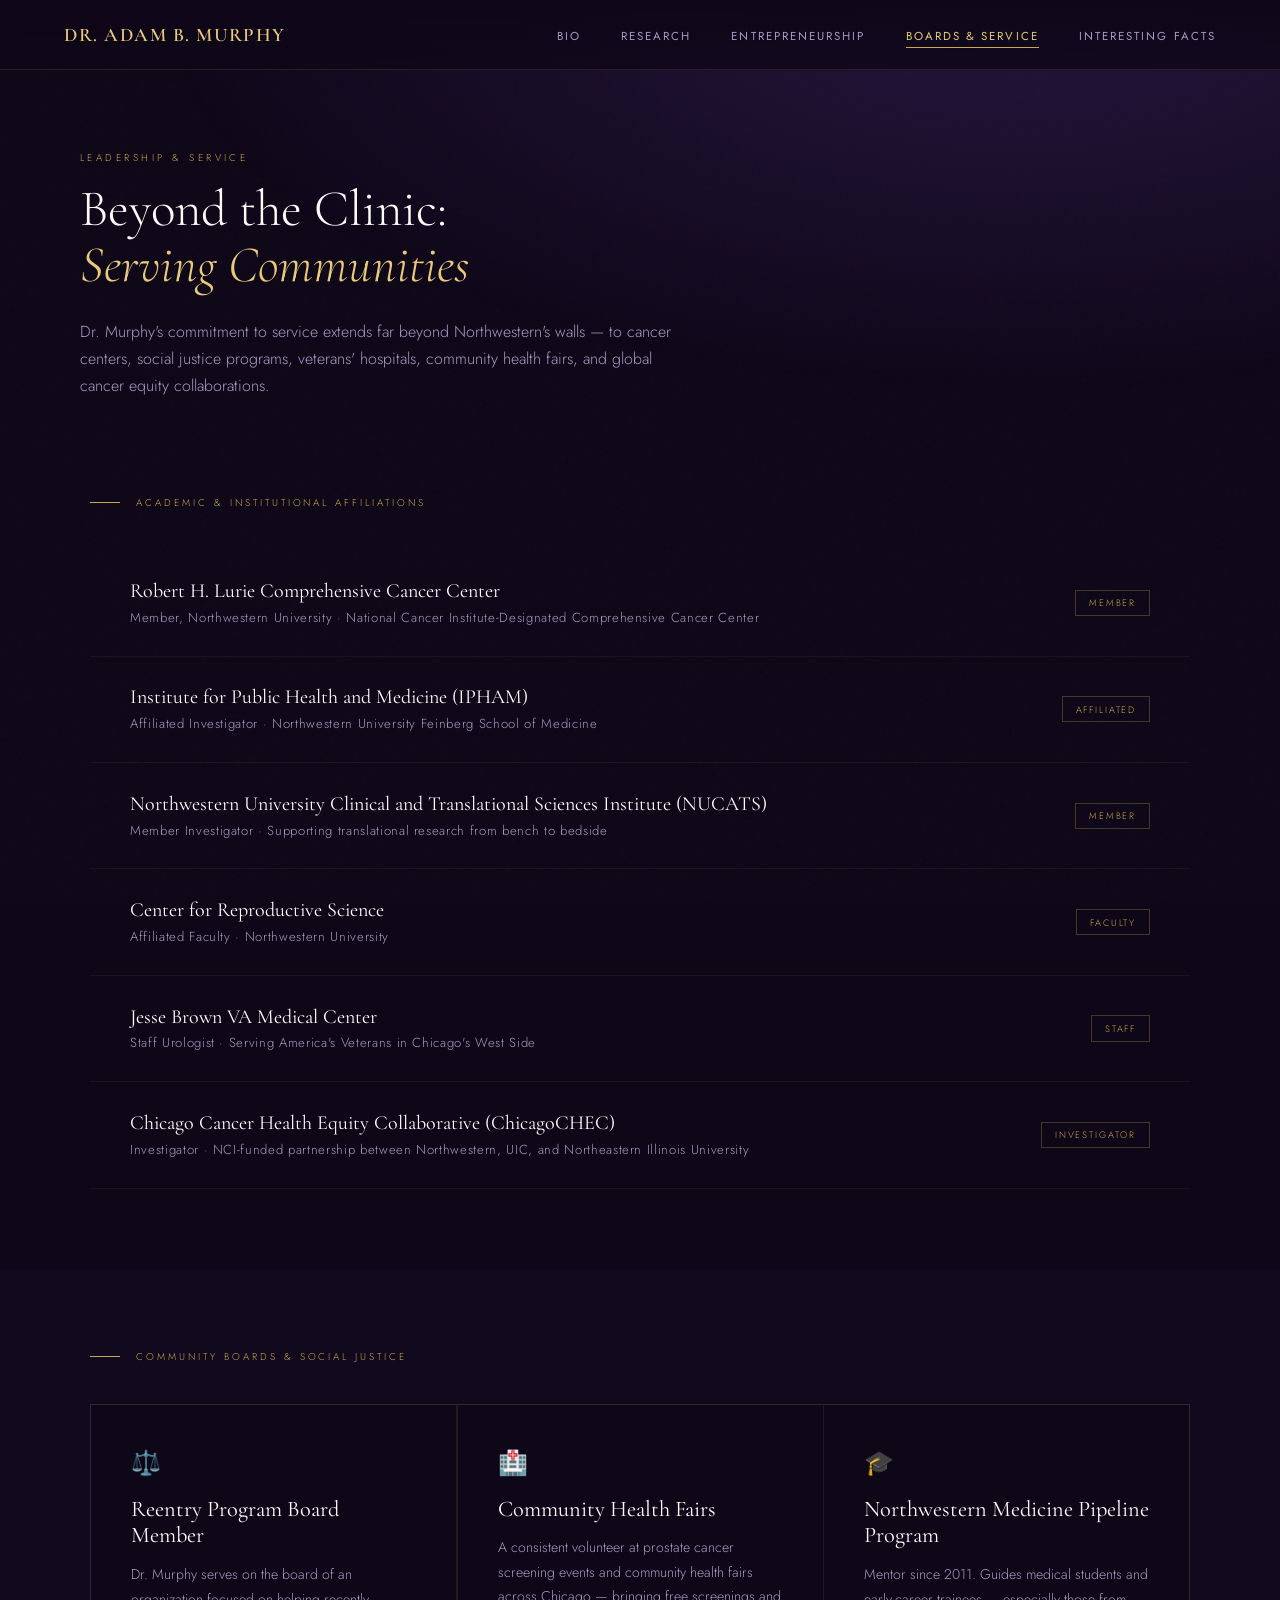
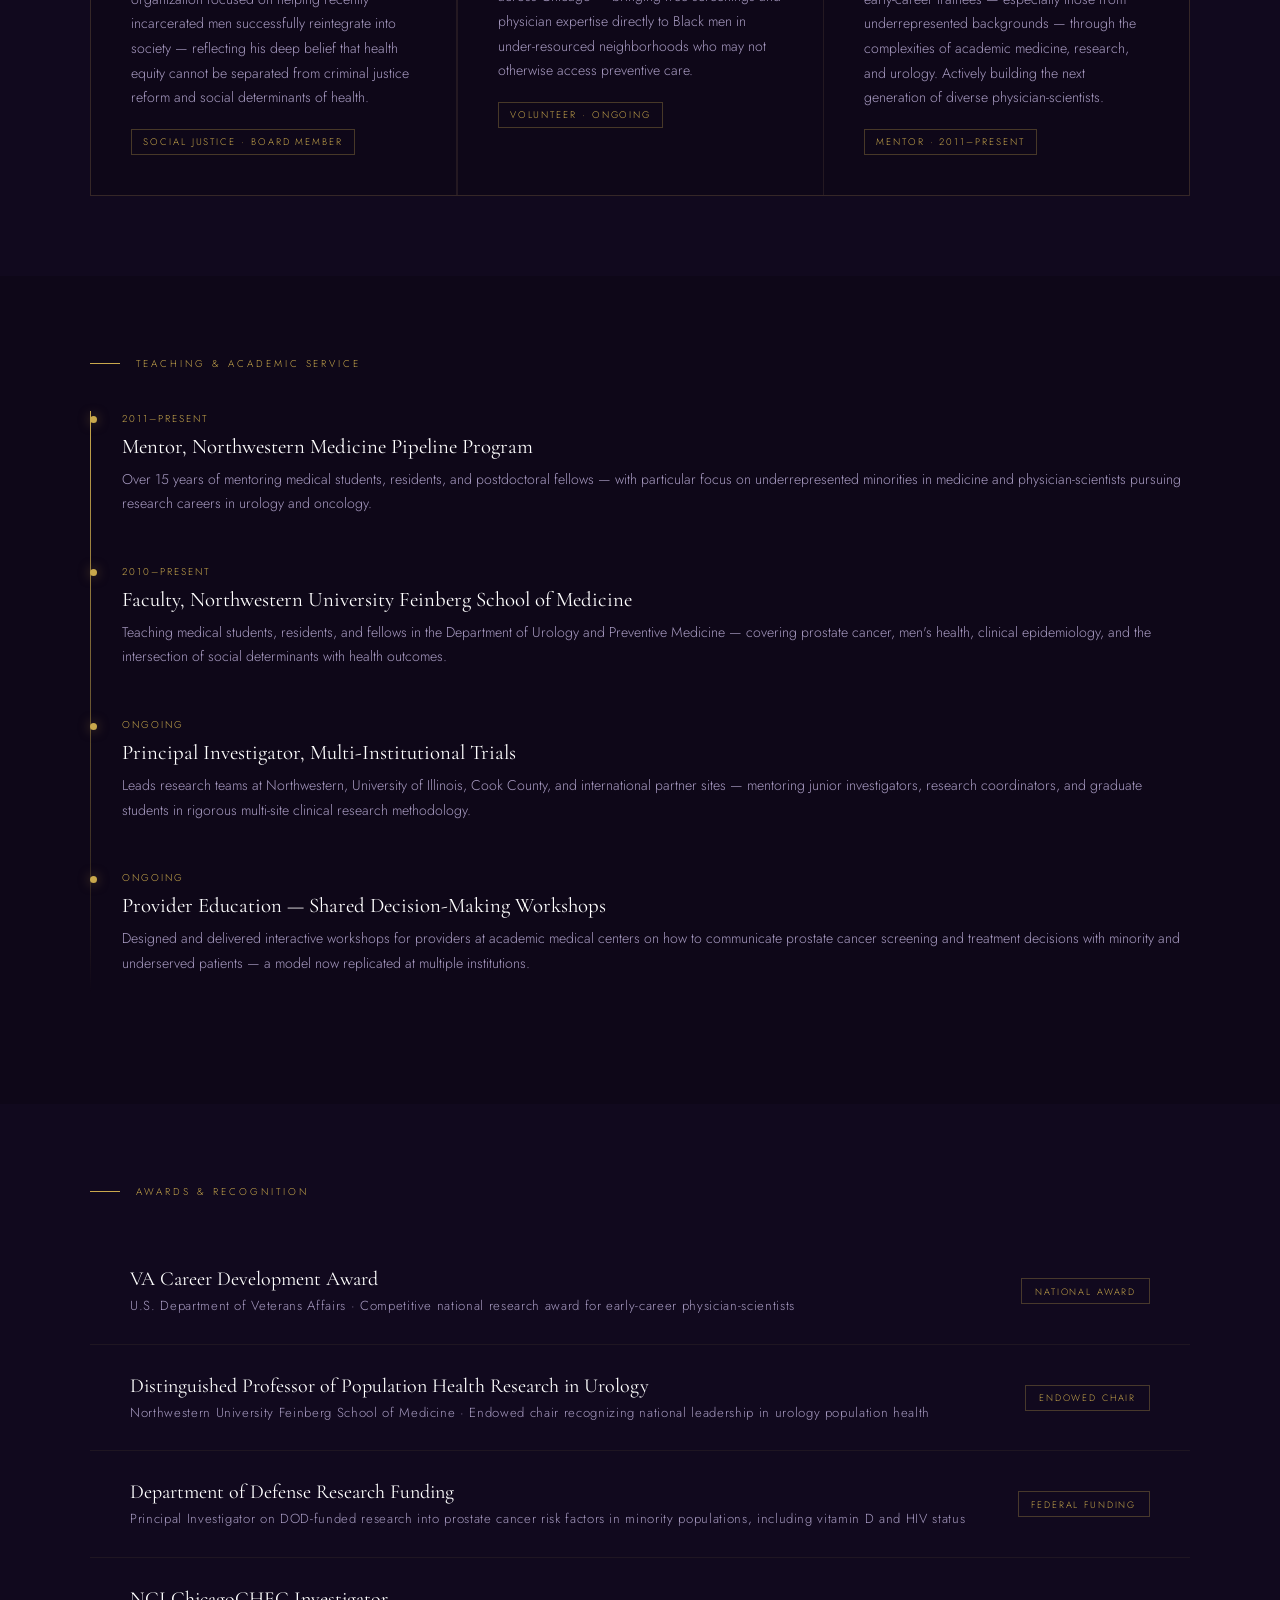
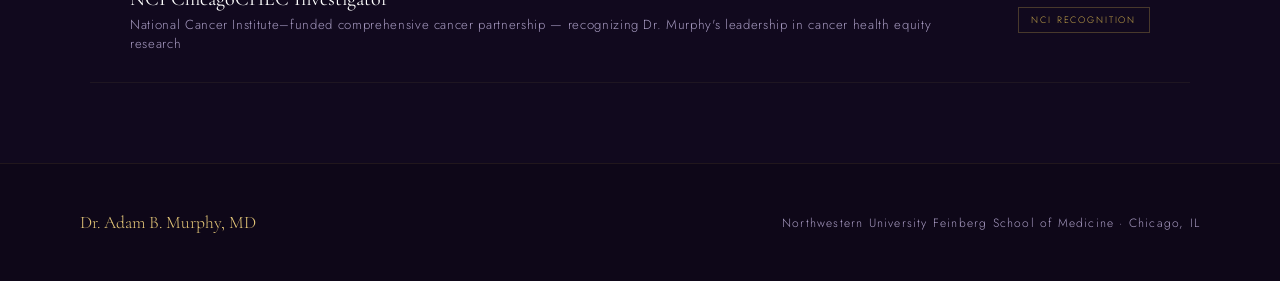
<file: boards.html>
<!DOCTYPE html>
<html lang="en">
<head>
  <meta charset="UTF-8" />
  <meta name="viewport" content="width=device-width, initial-scale=1.0" />
  <title>Boards & Service · Dr. Adam B. Murphy, MD</title>
  <link rel="stylesheet" href="style.css" />
  <meta property="og:url"   content="https://dradammurphy.com/boards.html" />
<meta property="og:title" content="Boards & Service · Dr. Adam B. Murphy, MD" />
<title>Boards & Service · Dr. Adam B. Murphy, MD</title>
</head>
<body>

<!-- NAV -->
<nav>
  <a class="nav-brand" href="index.html">DR. ADAM B. MURPHY</a>
  <ul class="nav-links">
    <li><a href="index.html">Bio</a></li>
    <li><a href="research.html">Research</a></li>
    <li><a href="entrepreneurship.html">Entrepreneurship</a></li>
    <li><a href="boards.html" class="active">Boards & Service</a></li>
    <li><a href="facts.html">Interesting Facts</a></li>
  </ul>
</nav>

<!-- PAGE HERO -->
<div class="page-hero">
  <div class="page-hero-bg"></div>
  <p class="page-eyebrow reveal">Leadership & Service</p>
  <h1 class="page-title reveal" style="transition-delay:0.1s">Beyond the Clinic:<br><em>Serving Communities</em></h1>
  <p class="page-subtitle reveal" style="transition-delay:0.2s">
    Dr. Murphy's commitment to service extends far beyond Northwestern's walls — to cancer centers, social justice programs, veterans' hospitals, community health fairs, and global cancer equity collaborations.
  </p>
</div>

<!-- INSTITUTIONAL BOARDS -->
<section class="section" style="padding-top: 2rem;">
  <div class="section-inner">
    <div class="section-label reveal">Academic & Institutional Affiliations</div>
    <div class="board-list reveal" style="transition-delay:0.1s">
      <div class="board-item">
        <div>
          <div class="board-org">Robert H. Lurie Comprehensive Cancer Center</div>
          <div class="board-role">Member, Northwestern University · National Cancer Institute-Designated Comprehensive Cancer Center</div>
        </div>
        <span class="board-badge">Member</span>
      </div>
      <div class="board-item">
        <div>
          <div class="board-org">Institute for Public Health and Medicine (IPHAM)</div>
          <div class="board-role">Affiliated Investigator · Northwestern University Feinberg School of Medicine</div>
        </div>
        <span class="board-badge">Affiliated</span>
      </div>
      <div class="board-item">
        <div>
          <div class="board-org">Northwestern University Clinical and Translational Sciences Institute (NUCATS)</div>
          <div class="board-role">Member Investigator · Supporting translational research from bench to bedside</div>
        </div>
        <span class="board-badge">Member</span>
      </div>
      <div class="board-item">
        <div>
          <div class="board-org">Center for Reproductive Science</div>
          <div class="board-role">Affiliated Faculty · Northwestern University</div>
        </div>
        <span class="board-badge">Faculty</span>
      </div>
      <div class="board-item">
        <div>
          <div class="board-org">Jesse Brown VA Medical Center</div>
          <div class="board-role">Staff Urologist · Serving America's Veterans in Chicago's West Side</div>
        </div>
        <span class="board-badge">Staff</span>
      </div>
      <div class="board-item">
        <div>
          <div class="board-org">Chicago Cancer Health Equity Collaborative (ChicagoCHEC)</div>
          <div class="board-role">Investigator · NCI-funded partnership between Northwestern, UIC, and Northeastern Illinois University</div>
        </div>
        <span class="board-badge">Investigator</span>
      </div>
    </div>
  </div>
</section>

<!-- COMMUNITY SERVICE -->
<section class="section" style="background: rgba(21,13,36,0.5);">
  <div class="section-inner">
    <div class="section-label reveal">Community Boards & Social Justice</div>
    <div class="cards-grid reveal" style="transition-delay:0.1s">
      <div class="card">
        <div class="card-icon">⚖️</div>
        <div class="card-title">Reentry Program Board Member</div>
        <div class="card-text">Dr. Murphy serves on the board of an organization focused on helping recently incarcerated men successfully reintegrate into society — reflecting his deep belief that health equity cannot be separated from criminal justice reform and social determinants of health.</div>
        <span class="card-tag">Social Justice · Board Member</span>
      </div>
      <div class="card">
        <div class="card-icon">🏥</div>
        <div class="card-title">Community Health Fairs</div>
        <div class="card-text">A consistent volunteer at prostate cancer screening events and community health fairs across Chicago — bringing free screenings and physician expertise directly to Black men in under-resourced neighborhoods who may not otherwise access preventive care.</div>
        <span class="card-tag">Volunteer · Ongoing</span>
      </div>
      <div class="card">
        <div class="card-icon">🎓</div>
        <div class="card-title">Northwestern Medicine Pipeline Program</div>
        <div class="card-text">Mentor since 2011. Guides medical students and early-career trainees — especially those from underrepresented backgrounds — through the complexities of academic medicine, research, and urology. Actively building the next generation of diverse physician-scientists.</div>
        <span class="card-tag">Mentor · 2011–Present</span>
      </div>
    </div>
  </div>
</section>

<!-- EDUCATION & TEACHING -->
<section class="section">
  <div class="section-inner">
    <div class="section-label reveal">Teaching & Academic Service</div>
    <div class="timeline reveal" style="transition-delay:0.1s">
      <div class="timeline-item">
        <div class="timeline-year">2011–Present</div>
        <div class="timeline-title">Mentor, Northwestern Medicine Pipeline Program</div>
        <div class="timeline-text">Over 15 years of mentoring medical students, residents, and postdoctoral fellows — with particular focus on underrepresented minorities in medicine and physician-scientists pursuing research careers in urology and oncology.</div>
      </div>
      <div class="timeline-item">
        <div class="timeline-year">2010–Present</div>
        <div class="timeline-title">Faculty, Northwestern University Feinberg School of Medicine</div>
        <div class="timeline-text">Teaching medical students, residents, and fellows in the Department of Urology and Preventive Medicine — covering prostate cancer, men's health, clinical epidemiology, and the intersection of social determinants with health outcomes.</div>
      </div>
      <div class="timeline-item">
        <div class="timeline-year">Ongoing</div>
        <div class="timeline-title">Principal Investigator, Multi-Institutional Trials</div>
        <div class="timeline-text">Leads research teams at Northwestern, University of Illinois, Cook County, and international partner sites — mentoring junior investigators, research coordinators, and graduate students in rigorous multi-site clinical research methodology.</div>
      </div>
      <div class="timeline-item">
        <div class="timeline-year">Ongoing</div>
        <div class="timeline-title">Provider Education — Shared Decision-Making Workshops</div>
        <div class="timeline-text">Designed and delivered interactive workshops for providers at academic medical centers on how to communicate prostate cancer screening and treatment decisions with minority and underserved patients — a model now replicated at multiple institutions.</div>
      </div>
    </div>
  </div>
</section>

<!-- AWARDS / RECOGNITION -->
<section class="section" style="background: rgba(21,13,36,0.5);">
  <div class="section-inner">
    <div class="section-label reveal">Awards & Recognition</div>
    <div class="board-list reveal" style="transition-delay:0.1s">
      <div class="board-item">
        <div>
          <div class="board-org">VA Career Development Award</div>
          <div class="board-role">U.S. Department of Veterans Affairs · Competitive national research award for early-career physician-scientists</div>
        </div>
        <span class="board-badge">National Award</span>
      </div>
      <div class="board-item">
        <div>
          <div class="board-org">Distinguished Professor of Population Health Research in Urology</div>
          <div class="board-role">Northwestern University Feinberg School of Medicine · Endowed chair recognizing national leadership in urology population health</div>
        </div>
        <span class="board-badge">Endowed Chair</span>
      </div>
      <div class="board-item">
        <div>
          <div class="board-org">Department of Defense Research Funding</div>
          <div class="board-role">Principal Investigator on DOD-funded research into prostate cancer risk factors in minority populations, including vitamin D and HIV status</div>
        </div>
        <span class="board-badge">Federal Funding</span>
      </div>
      <div class="board-item">
        <div>
          <div class="board-org">NCI ChicagoCHEC Investigator</div>
          <div class="board-role">National Cancer Institute–funded comprehensive cancer partnership — recognizing Dr. Murphy's leadership in cancer health equity research</div>
        </div>
        <span class="board-badge">NCI Recognition</span>
      </div>
    </div>
  </div>
</section>

<footer>
  <div class="footer-name">Dr. Adam B. Murphy, MD</div>
  <div class="footer-text">Northwestern University Feinberg School of Medicine · Chicago, IL</div>
</footer>

<script>
  const revealEls = document.querySelectorAll('.reveal');
  const observer = new IntersectionObserver(entries => {
    entries.forEach(e => { if (e.isIntersecting) e.target.classList.add('visible'); });
  }, { threshold: 0.08 });
  revealEls.forEach(el => observer.observe(el));
</script>
</body>
</html>
</file>
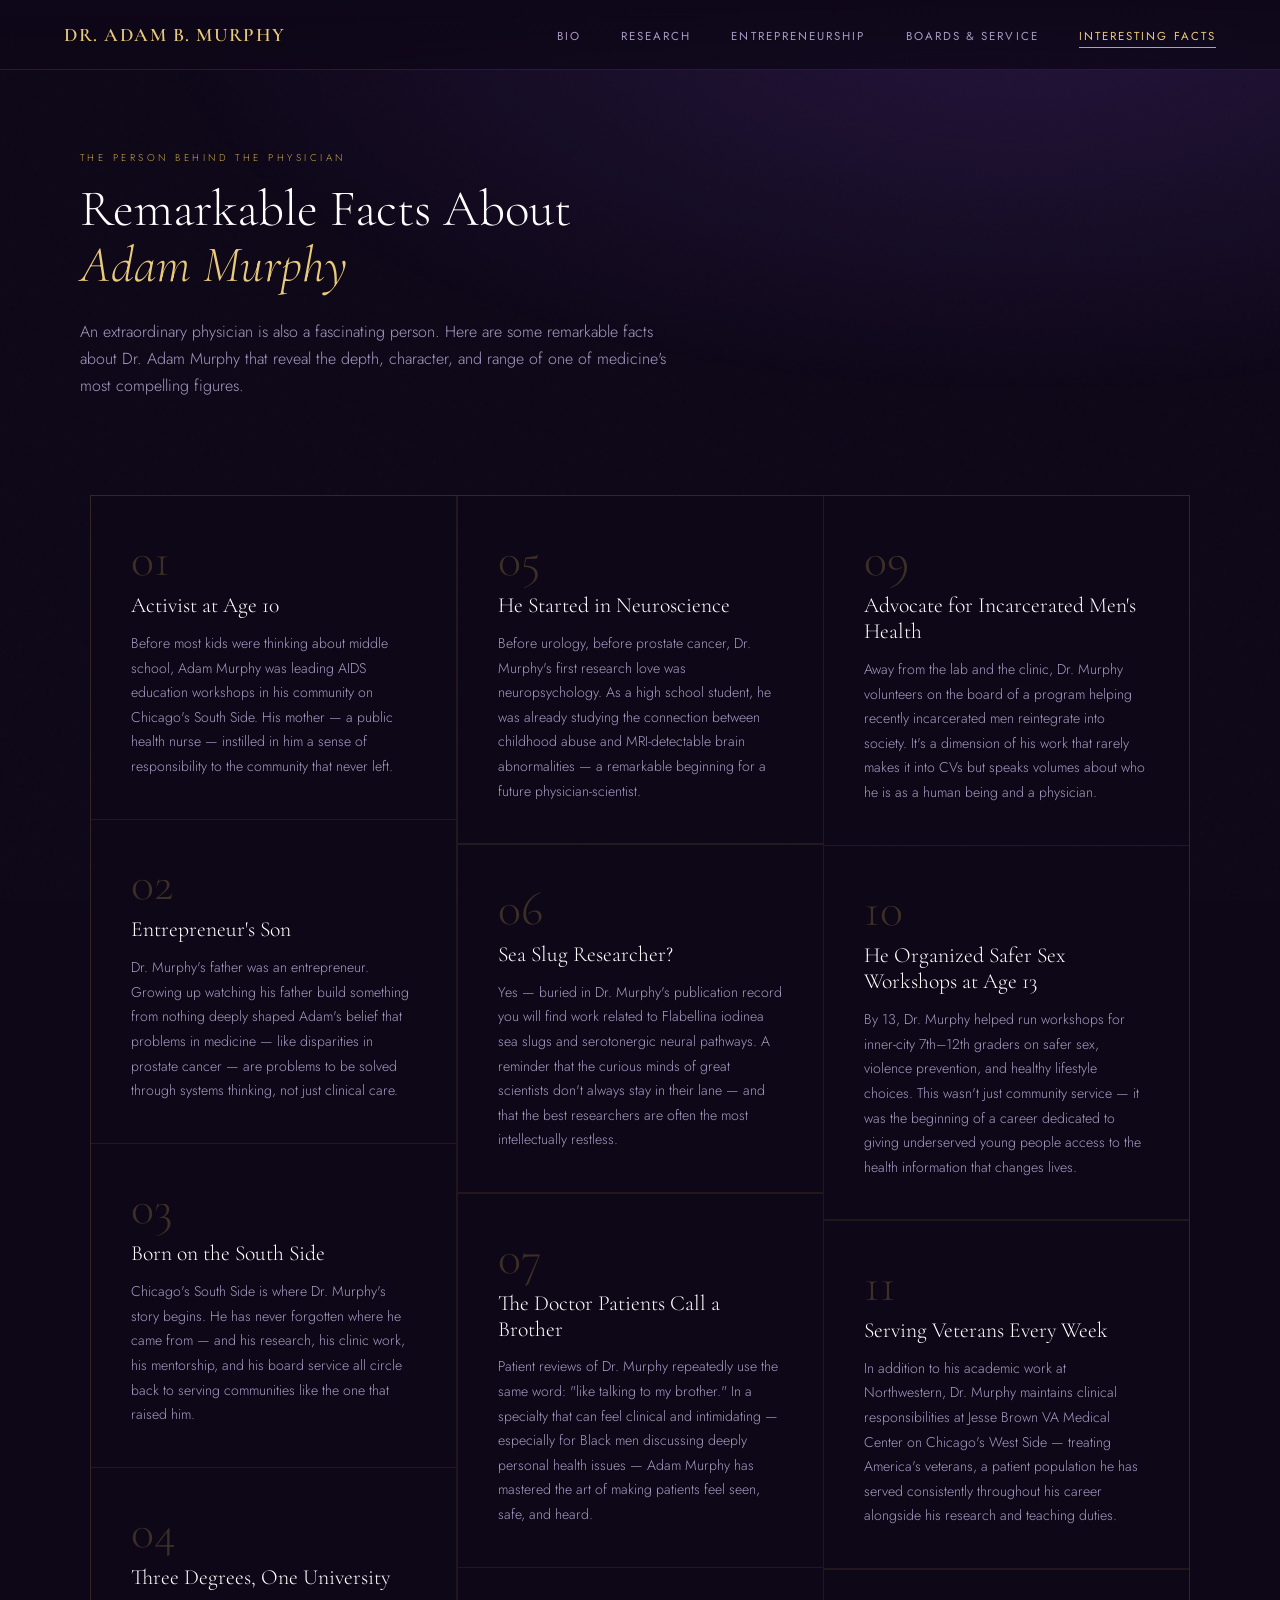
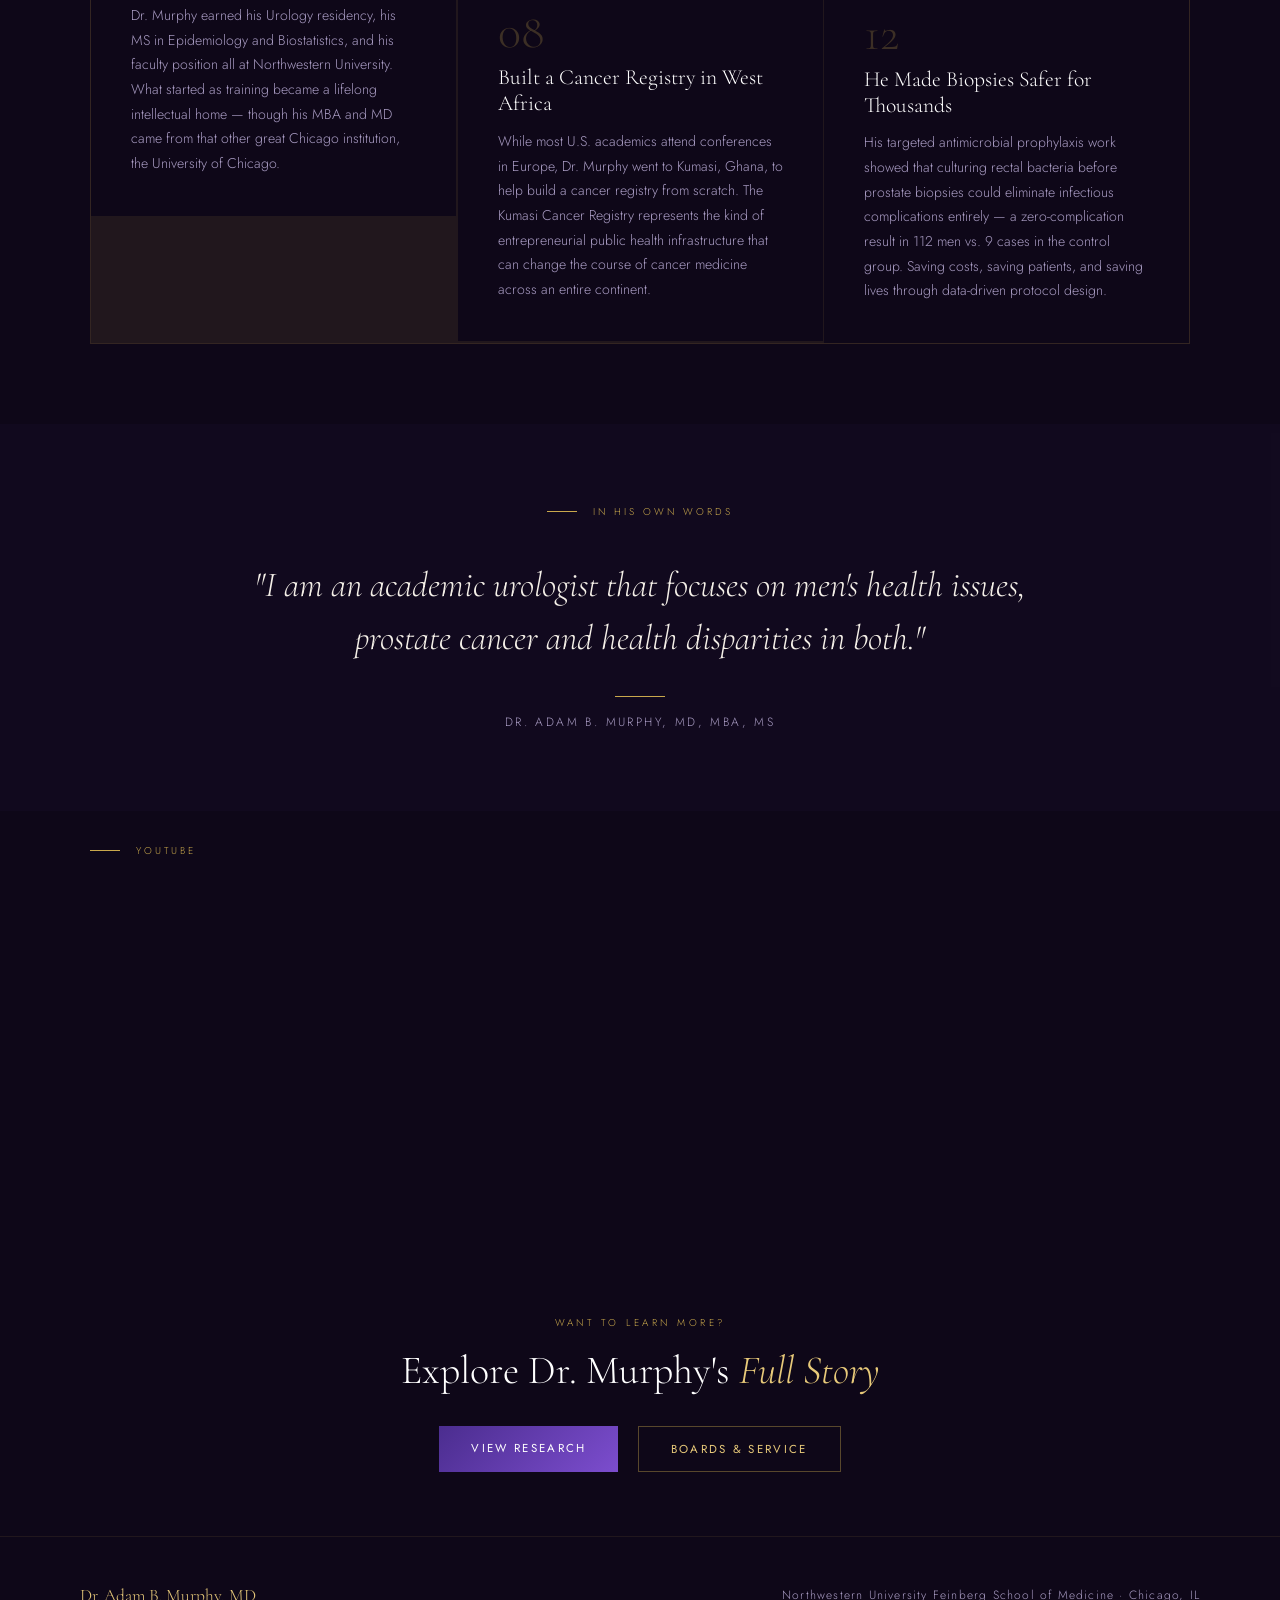
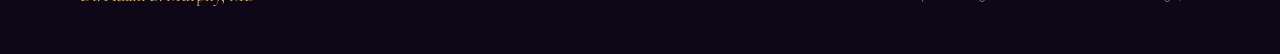
<file: facts.html>
<!DOCTYPE html>
<html lang="en">
<head>
  <meta charset="UTF-8" />
  <meta name="viewport" content="width=device-width, initial-scale=1.0" />
  <title>Interesting Facts · Dr. Adam B. Murphy, MD</title>
  <link rel="stylesheet" href="style.css" />
  <meta property="og:url"   content="https://dradammurphy.com/facts.html" />
<meta property="og:title" content="Interesting Facts · Dr. Adam B. Murphy, MD" />
<title>Interesting Facts · Dr. Adam B. Murphy, MD</title>
</head>
<body>

<!-- NAV -->
<nav>
  <a class="nav-brand" href="index.html">DR. ADAM B. MURPHY</a>
  <ul class="nav-links">
    <li><a href="index.html">Bio</a></li>
    <li><a href="research.html">Research</a></li>
    <li><a href="entrepreneurship.html">Entrepreneurship</a></li>
    <li><a href="boards.html">Boards & Service</a></li>
    <li><a href="facts.html" class="active">Interesting Facts</a></li>
  </ul>
</nav>

<!-- PAGE HERO -->
<div class="page-hero">
  <div class="page-hero-bg"></div>
  <p class="page-eyebrow reveal">The Person Behind the Physician</p>
  <h1 class="page-title reveal" style="transition-delay:0.1s">Remarkable Facts About<br><em>Adam Murphy</em></h1>
  <p class="page-subtitle reveal" style="transition-delay:0.2s">
    An extraordinary physician is also a fascinating person. Here are some remarkable facts about Dr. Adam Murphy that reveal the depth, character, and range of one of medicine's most compelling figures.
  </p>
</div>

<!-- MASONRY FACTS -->
<section class="section" style="padding-top: 2rem;">
  <div class="section-inner">
    <div class="facts-masonry reveal">

      <div class="fact-card">
        <div class="fact-number">01</div>
        <div class="fact-title">Activist at Age 10</div>
        <div class="fact-text">Before most kids were thinking about middle school, Adam Murphy was leading AIDS education workshops in his community on Chicago's South Side. His mother — a public health nurse — instilled in him a sense of responsibility to the community that never left.</div>
      </div>

      <div class="fact-card">
        <div class="fact-number">02</div>
        <div class="fact-title">Entrepreneur's Son</div>
        <div class="fact-text">Dr. Murphy's father was an entrepreneur. Growing up watching his father build something from nothing deeply shaped Adam's belief that problems in medicine — like disparities in prostate cancer — are problems to be solved through systems thinking, not just clinical care.</div>
      </div>

      <div class="fact-card">
        <div class="fact-number">03</div>
        <div class="fact-title">Born on the South Side</div>
        <div class="fact-text">Chicago's South Side is where Dr. Murphy's story begins. He has never forgotten where he came from — and his research, his clinic work, his mentorship, and his board service all circle back to serving communities like the one that raised him.</div>
      </div>

      <div class="fact-card">
        <div class="fact-number">04</div>
        <div class="fact-title">Three Degrees, One University</div>
        <div class="fact-text">Dr. Murphy earned his Urology residency, his MS in Epidemiology and Biostatistics, and his faculty position all at Northwestern University. What started as training became a lifelong intellectual home — though his MBA and MD came from that other great Chicago institution, the University of Chicago.</div>
      </div>

      <div class="fact-card">
        <div class="fact-number">05</div>
        <div class="fact-title">He Started in Neuroscience</div>
        <div class="fact-text">Before urology, before prostate cancer, Dr. Murphy's first research love was neuropsychology. As a high school student, he was already studying the connection between childhood abuse and MRI-detectable brain abnormalities — a remarkable beginning for a future physician-scientist.</div>
      </div>

      <div class="fact-card">
        <div class="fact-number">06</div>
        <div class="fact-title">Sea Slug Researcher?</div>
        <div class="fact-text">Yes — buried in Dr. Murphy's publication record you will find work related to Flabellina iodinea sea slugs and serotonergic neural pathways. A reminder that the curious minds of great scientists don't always stay in their lane — and that the best researchers are often the most intellectually restless.</div>
      </div>

      <div class="fact-card">
        <div class="fact-number">07</div>
        <div class="fact-title">The Doctor Patients Call a Brother</div>
        <div class="fact-text">Patient reviews of Dr. Murphy repeatedly use the same word: "like talking to my brother." In a specialty that can feel clinical and intimidating — especially for Black men discussing deeply personal health issues — Adam Murphy has mastered the art of making patients feel seen, safe, and heard.</div>
      </div>

      <div class="fact-card">
        <div class="fact-number">08</div>
        <div class="fact-title">Built a Cancer Registry in West Africa</div>
        <div class="fact-text">While most U.S. academics attend conferences in Europe, Dr. Murphy went to Kumasi, Ghana, to help build a cancer registry from scratch. The Kumasi Cancer Registry represents the kind of entrepreneurial public health infrastructure that can change the course of cancer medicine across an entire continent.</div>
      </div>

      <div class="fact-card">
        <div class="fact-number">09</div>
        <div class="fact-title">Advocate for Incarcerated Men's Health</div>
        <div class="fact-text">Away from the lab and the clinic, Dr. Murphy volunteers on the board of a program helping recently incarcerated men reintegrate into society. It's a dimension of his work that rarely makes it into CVs but speaks volumes about who he is as a human being and a physician.</div>
      </div>

      <div class="fact-card">
        <div class="fact-number">10</div>
        <div class="fact-title">He Organized Safer Sex Workshops at Age 13</div>
        <div class="fact-text">By 13, Dr. Murphy helped run workshops for inner-city 7th–12th graders on safer sex, violence prevention, and healthy lifestyle choices. This wasn't just community service — it was the beginning of a career dedicated to giving underserved young people access to the health information that changes lives.</div>
      </div>

      <div class="fact-card">
        <div class="fact-number">11</div>
        <div class="fact-title">Serving Veterans Every Week</div>
        <div class="fact-text">In addition to his academic work at Northwestern, Dr. Murphy maintains clinical responsibilities at Jesse Brown VA Medical Center on Chicago's West Side — treating America's veterans, a patient population he has served consistently throughout his career alongside his research and teaching duties.</div>
      </div>

      <div class="fact-card">
        <div class="fact-number">12</div>
        <div class="fact-title">He Made Biopsies Safer for Thousands</div>
        <div class="fact-text">His targeted antimicrobial prophylaxis work showed that culturing rectal bacteria before prostate biopsies could eliminate infectious complications entirely — a zero-complication result in 112 men vs. 9 cases in the control group. Saving costs, saving patients, and saving lives through data-driven protocol design.</div>
      </div>

    </div>
  </div>
</section>

<!-- QUOTE SECTION -->
<section class="section" style="background: rgba(21,13,36,0.6);">
  <div class="section-inner" style="max-width: 800px; text-align: center;">
    <div class="section-label reveal" style="justify-content: center;">In His Own Words</div>
    <p class="reveal" style="font-family: 'Cormorant Garamond', serif; font-size: clamp(1.5rem, 3vw, 2.2rem); font-weight: 300; font-style: italic; color: var(--cream); line-height: 1.5; margin-bottom: 2rem; transition-delay: 0.1s">
      "I am an academic urologist that focuses on men's health issues, prostate cancer and health disparities in both."
    </p>
    <div class="reveal" style="transition-delay: 0.2s">
      <div style="width: 50px; height: 1px; background: var(--gold); margin: 0 auto 1rem;"></div>
      <p style="font-size: 0.75rem; letter-spacing: 0.2em; text-transform: uppercase; color: var(--text-muted);">Dr. Adam B. Murphy, MD, MBA, MS</p>
    </div>
  </div>
</section>

<!-- Youtube STRIP -->
<section class="section" style="padding-top: 2rem; padding-bottom: 2rem;">
  <div class="section-inner">
    <div class="section-label reveal">Youtube</div>
<iframe width="560" height="315" src="https://www.youtube.com/embed/mirns7QUnF0?si=_VsAPSeGjBsy8vlg" title="YouTube video player" frameborder="0" allow="accelerometer; autoplay; clipboard-write; encrypted-media; gyroscope; picture-in-picture; web-share" referrerpolicy="strict-origin-when-cross-origin" allowfullscreen></iframe>
    </div>
  </div>
</section>

<!-- FOOTER CTA -->
<section class="section" style="text-align: center; padding: 4rem 2rem;">
  <div class="reveal">
    <p class="page-eyebrow" style="text-align:center; justify-content: center; margin-bottom: 1rem;">Want to learn more?</p>
    <h2 style="font-family: 'Cormorant Garamond', serif; font-size: 2.5rem; font-weight: 300; color: var(--white); margin-bottom: 2rem;">Explore Dr. Murphy's <em style="color:var(--gold-light)">Full Story</em></h2>
    <div class="hero-cta" style="justify-content: center;">
      <a href="research.html" class="btn-primary">View Research</a>
      <a href="boards.html" class="btn-outline">Boards & Service</a>
    </div>
  </div>
</section>

<footer>
  <div class="footer-name">Dr. Adam B. Murphy, MD</div>
  <div class="footer-text">Northwestern University Feinberg School of Medicine · Chicago, IL</div>
</footer>

<script>
  const revealEls = document.querySelectorAll('.reveal');
  const observer = new IntersectionObserver(entries => {
    entries.forEach(e => { if (e.isIntersecting) e.target.classList.add('visible'); });
  }, { threshold: 0.08 });
  revealEls.forEach(el => observer.observe(el));
</script>
</body>
</html>
</file>
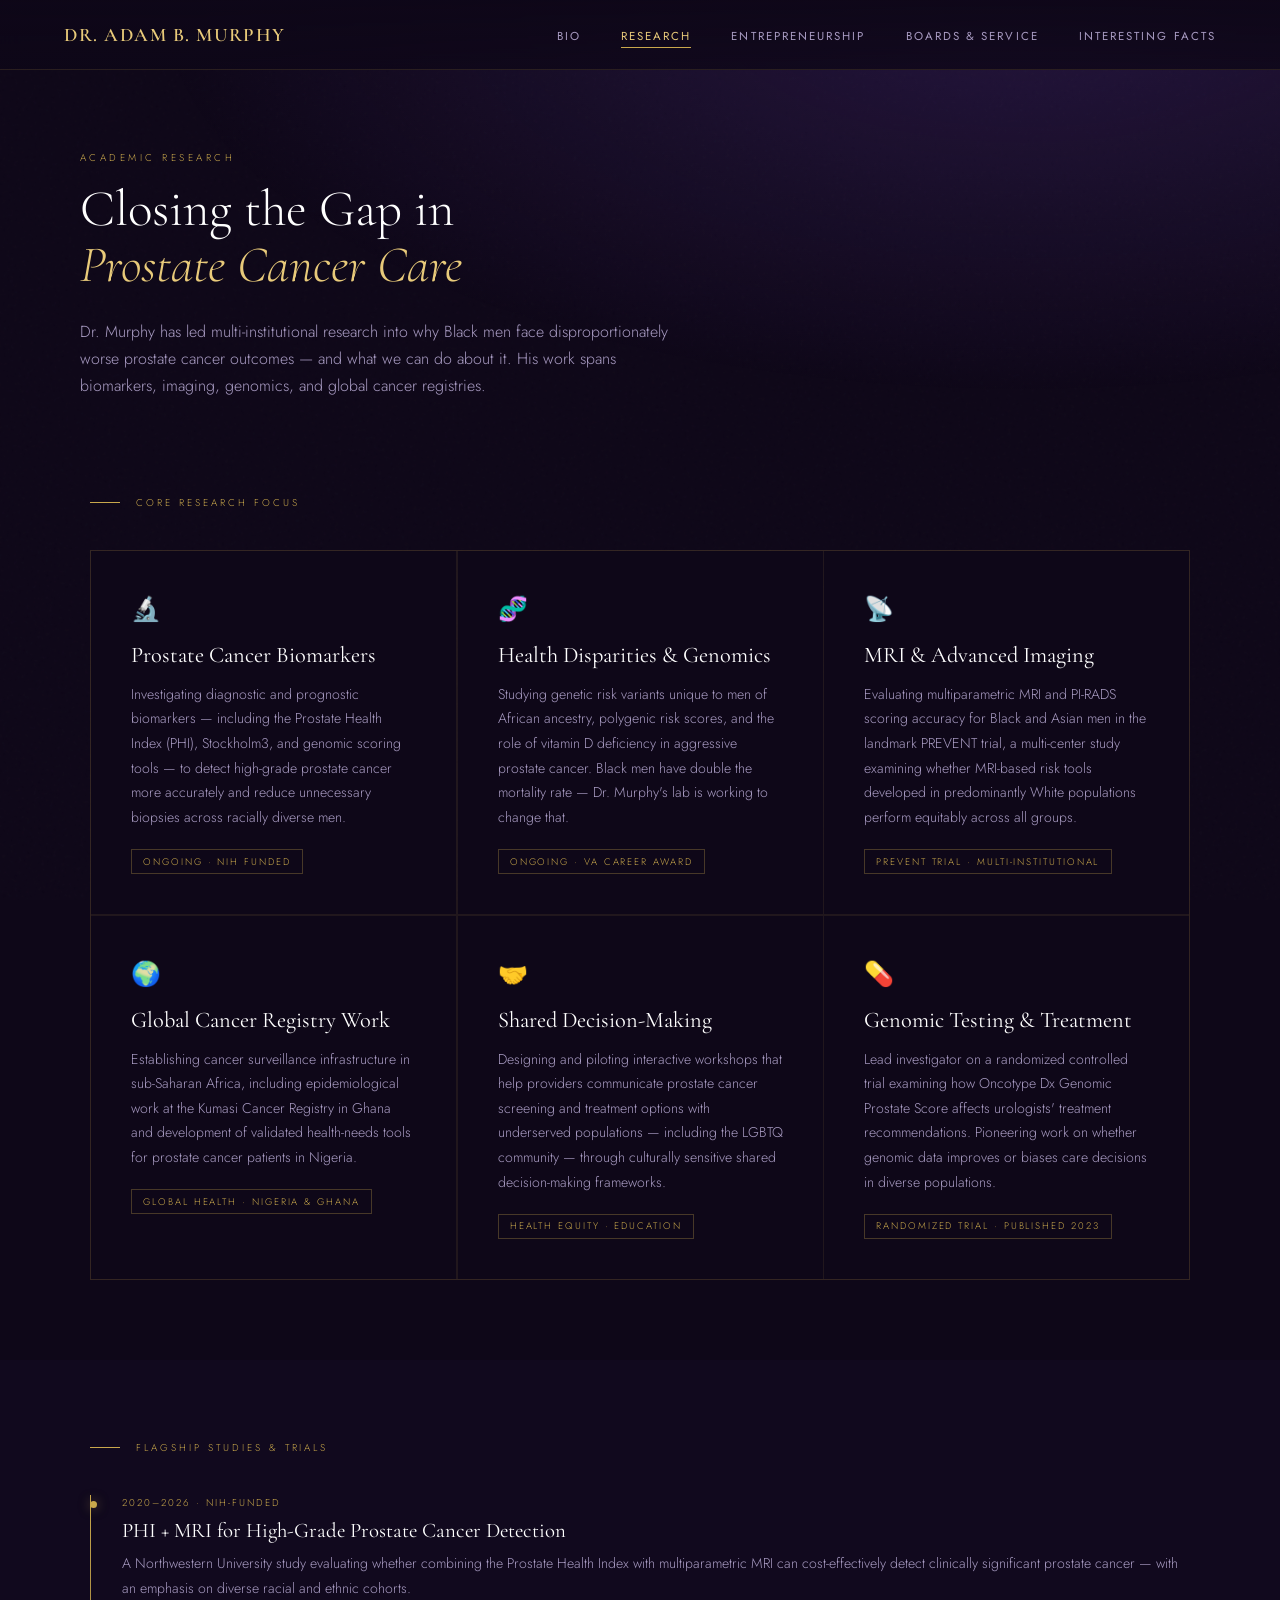
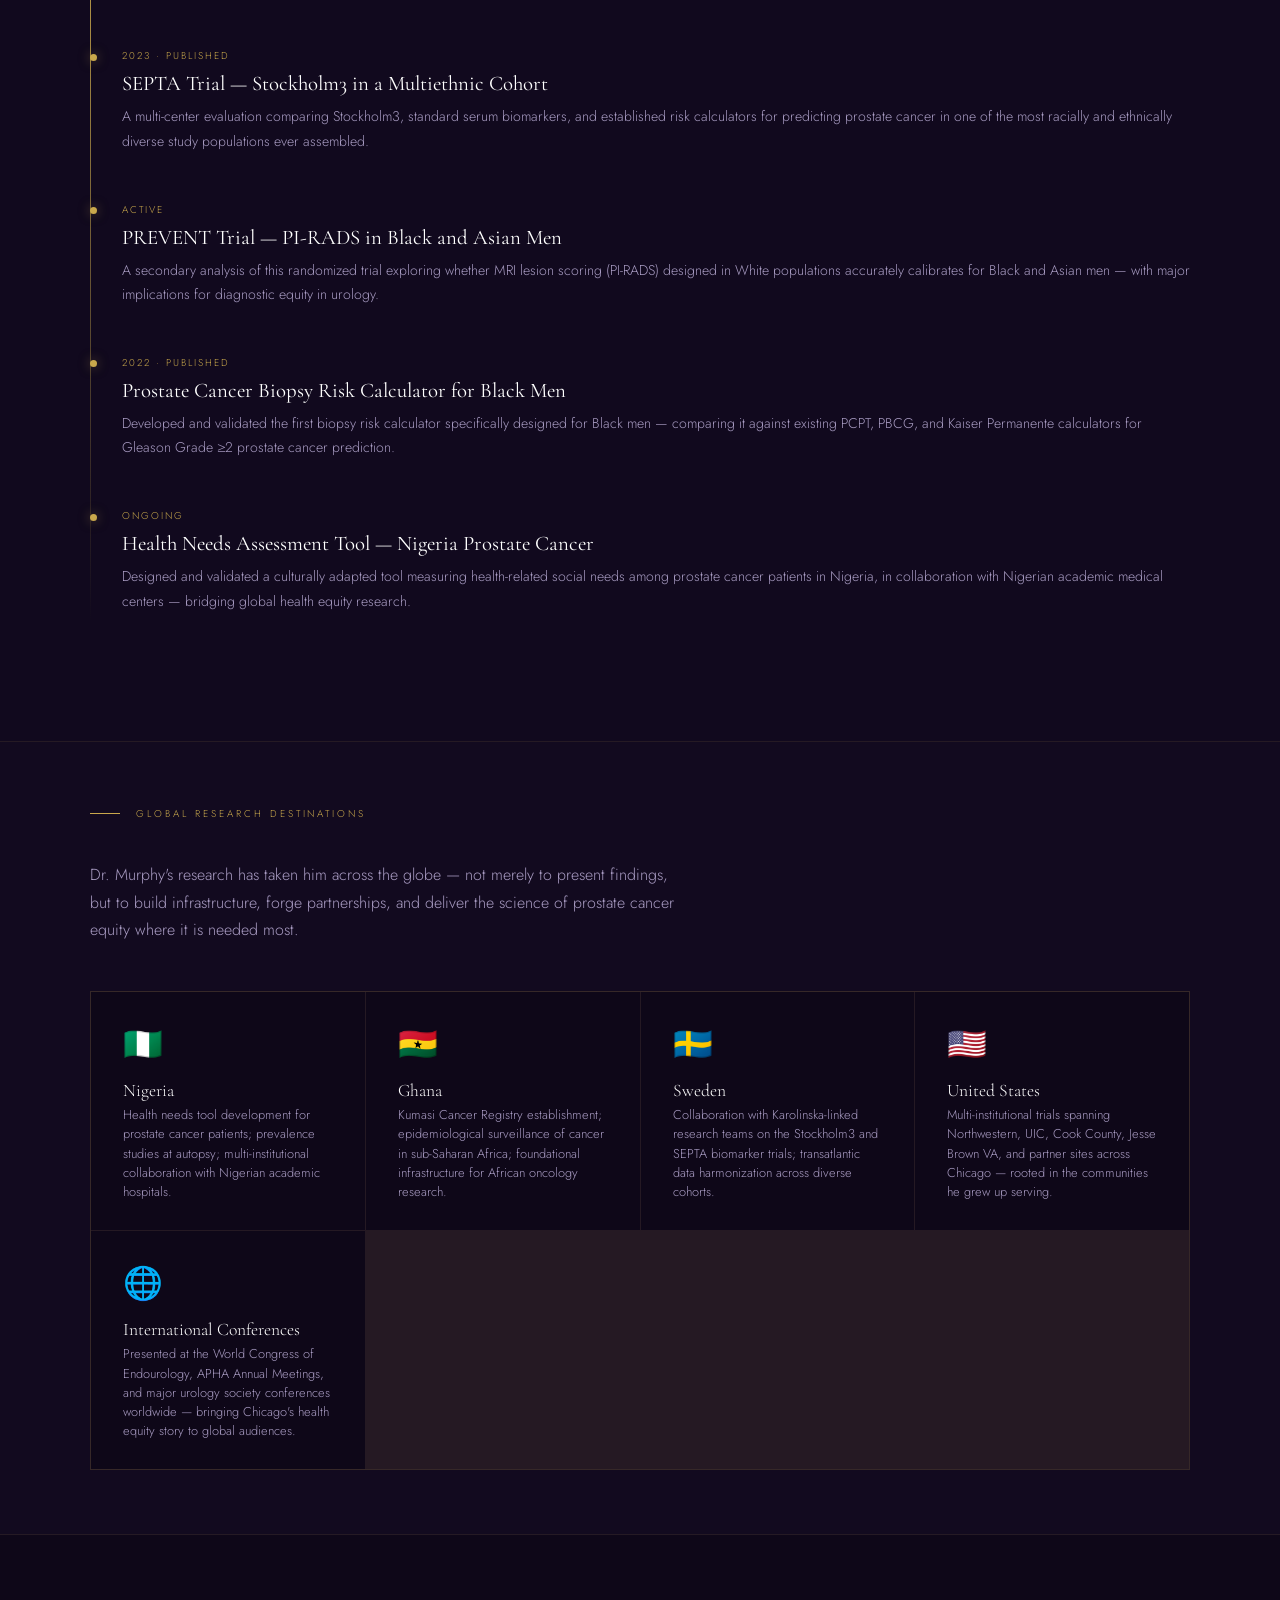
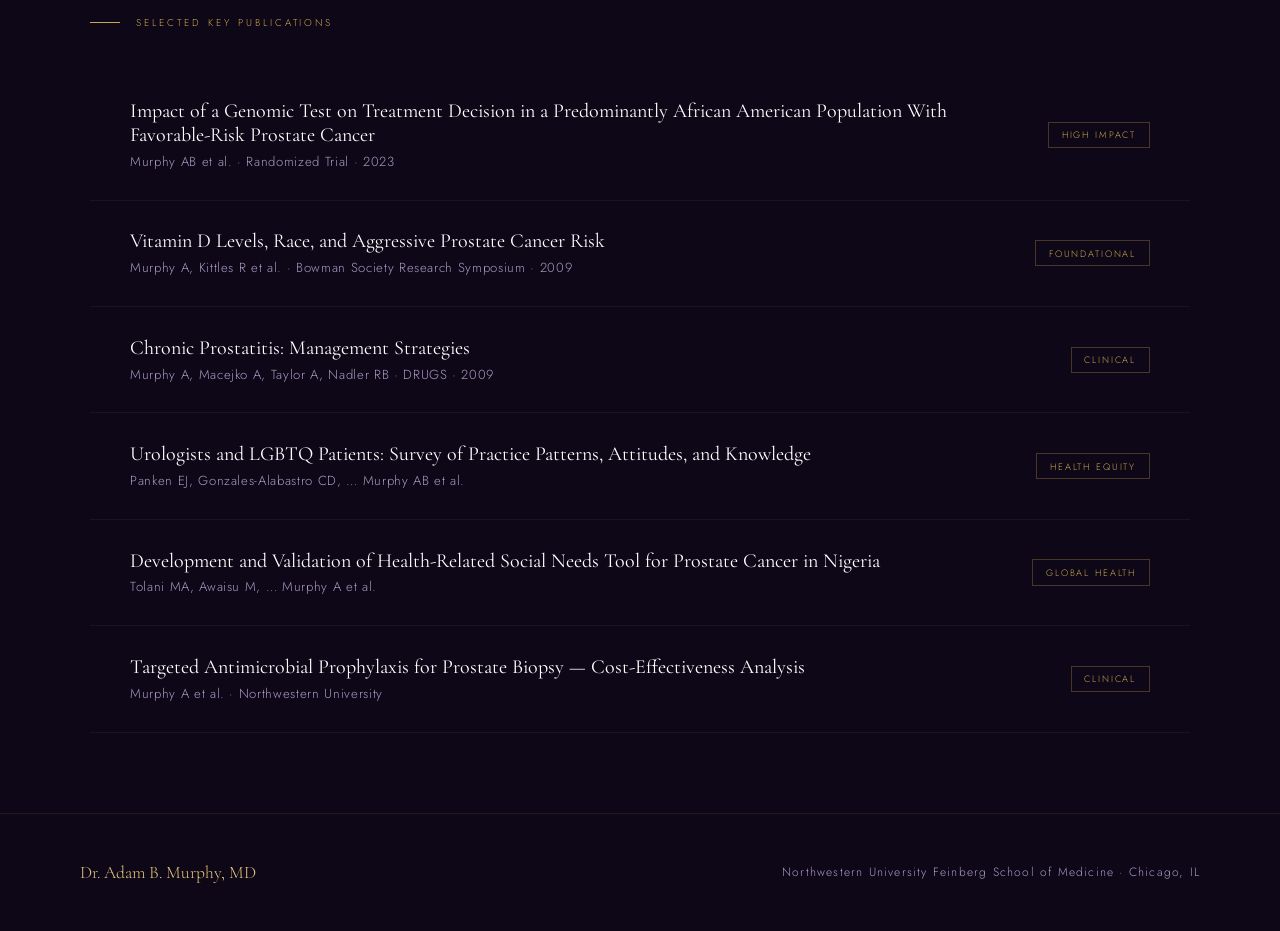
<file: research.html>
<!DOCTYPE html>
<html lang="en">
<head>
  <meta charset="UTF-8" />
  <meta name="viewport" content="width=device-width, initial-scale=1.0" />
  <title>Research · Dr. Adam B. Murphy, MD</title>
  <link rel="stylesheet" href="style.css" />
</head>
  <meta property="og:url"   content="https://dradammurphy.com/research.html" />
<meta property="og:title" content="Research · Dr. Adam B. Murphy, MD" />
<title>Research · Dr. Adam B. Murphy, MD</title>
<body>

<!-- NAV -->
<nav>
  <a class="nav-brand" href="index.html">DR. ADAM B. MURPHY</a>
  <ul class="nav-links">
    <li><a href="index.html">Bio</a></li>
    <li><a href="research.html" class="active">Research</a></li>
    <li><a href="entrepreneurship.html">Entrepreneurship</a></li>
    <li><a href="boards.html">Boards & Service</a></li>
    <li><a href="facts.html">Interesting Facts</a></li>
  </ul>
</nav>

<!-- PAGE HERO -->
<div class="page-hero">
  <div class="page-hero-bg"></div>
  <p class="page-eyebrow reveal">Academic Research</p>
  <h1 class="page-title reveal" style="transition-delay:0.1s">Closing the Gap in<br><em>Prostate Cancer Care</em></h1>
  <p class="page-subtitle reveal" style="transition-delay:0.2s">
    Dr. Murphy has led multi-institutional research into why Black men face disproportionately worse prostate cancer outcomes — and what we can do about it. His work spans biomarkers, imaging, genomics, and global cancer registries.
  </p>
</div>

<!-- FOCUS AREAS -->
<section class="section" style="padding-top: 2rem;">
  <div class="section-inner">
    <div class="section-label reveal">Core Research Focus</div>
    <div class="cards-grid reveal" style="transition-delay:0.1s">
      <div class="card">
        <div class="card-icon">🔬</div>
        <div class="card-title">Prostate Cancer Biomarkers</div>
        <div class="card-text">Investigating diagnostic and prognostic biomarkers — including the Prostate Health Index (PHI), Stockholm3, and genomic scoring tools — to detect high-grade prostate cancer more accurately and reduce unnecessary biopsies across racially diverse men.</div>
        <span class="card-tag">Ongoing · NIH Funded</span>
      </div>
      <div class="card">
        <div class="card-icon">🧬</div>
        <div class="card-title">Health Disparities & Genomics</div>
        <div class="card-text">Studying genetic risk variants unique to men of African ancestry, polygenic risk scores, and the role of vitamin D deficiency in aggressive prostate cancer. Black men have double the mortality rate — Dr. Murphy's lab is working to change that.</div>
        <span class="card-tag">Ongoing · VA Career Award</span>
      </div>
      <div class="card">
        <div class="card-icon">📡</div>
        <div class="card-title">MRI & Advanced Imaging</div>
        <div class="card-text">Evaluating multiparametric MRI and PI-RADS scoring accuracy for Black and Asian men in the landmark PREVENT trial, a multi-center study examining whether MRI-based risk tools developed in predominantly White populations perform equitably across all groups.</div>
        <span class="card-tag">PREVENT Trial · Multi-institutional</span>
      </div>
      <div class="card">
        <div class="card-icon">🌍</div>
        <div class="card-title">Global Cancer Registry Work</div>
        <div class="card-text">Establishing cancer surveillance infrastructure in sub-Saharan Africa, including epidemiological work at the Kumasi Cancer Registry in Ghana and development of validated health-needs tools for prostate cancer patients in Nigeria.</div>
        <span class="card-tag">Global Health · Nigeria & Ghana</span>
      </div>
      <div class="card">
        <div class="card-icon">🤝</div>
        <div class="card-title">Shared Decision-Making</div>
        <div class="card-text">Designing and piloting interactive workshops that help providers communicate prostate cancer screening and treatment options with underserved populations — including the LGBTQ community — through culturally sensitive shared decision-making frameworks.</div>
        <span class="card-tag">Health Equity · Education</span>
      </div>
      <div class="card">
        <div class="card-icon">💊</div>
        <div class="card-title">Genomic Testing & Treatment</div>
        <div class="card-text">Lead investigator on a randomized controlled trial examining how Oncotype Dx Genomic Prostate Score affects urologists' treatment recommendations. Pioneering work on whether genomic data improves or biases care decisions in diverse populations.</div>
        <span class="card-tag">Randomized Trial · Published 2023</span>
      </div>
    </div>
  </div>
</section>

<!-- FLAGSHIP TRIALS -->
<section class="section" style="background: rgba(21,13,36,0.5);">
  <div class="section-inner">
    <div class="section-label reveal">Flagship Studies & Trials</div>
    <div class="timeline reveal" style="transition-delay:0.1s">
      <div class="timeline-item">
        <div class="timeline-year">2020–2026 · NIH-Funded</div>
        <div class="timeline-title">PHI + MRI for High-Grade Prostate Cancer Detection</div>
        <div class="timeline-text">A Northwestern University study evaluating whether combining the Prostate Health Index with multiparametric MRI can cost-effectively detect clinically significant prostate cancer — with an emphasis on diverse racial and ethnic cohorts.</div>
      </div>
      <div class="timeline-item">
        <div class="timeline-year">2023 · Published</div>
        <div class="timeline-title">SEPTA Trial — Stockholm3 in a Multiethnic Cohort</div>
        <div class="timeline-text">A multi-center evaluation comparing Stockholm3, standard serum biomarkers, and established risk calculators for predicting prostate cancer in one of the most racially and ethnically diverse study populations ever assembled.</div>
      </div>
      <div class="timeline-item">
        <div class="timeline-year">Active</div>
        <div class="timeline-title">PREVENT Trial — PI-RADS in Black and Asian Men</div>
        <div class="timeline-text">A secondary analysis of this randomized trial exploring whether MRI lesion scoring (PI-RADS) designed in White populations accurately calibrates for Black and Asian men — with major implications for diagnostic equity in urology.</div>
      </div>
      <div class="timeline-item">
        <div class="timeline-year">2022 · Published</div>
        <div class="timeline-title">Prostate Cancer Biopsy Risk Calculator for Black Men</div>
        <div class="timeline-text">Developed and validated the first biopsy risk calculator specifically designed for Black men — comparing it against existing PCPT, PBCG, and Kaiser Permanente calculators for Gleason Grade ≥2 prostate cancer prediction.</div>
      </div>
      <div class="timeline-item">
        <div class="timeline-year">Ongoing</div>
        <div class="timeline-title">Health Needs Assessment Tool — Nigeria Prostate Cancer</div>
        <div class="timeline-text">Designed and validated a culturally adapted tool measuring health-related social needs among prostate cancer patients in Nigeria, in collaboration with Nigerian academic medical centers — bridging global health equity research.</div>
      </div>
    </div>
  </div>
</section>

<!-- GLOBAL RESEARCH TRAVELS -->
<div class="globe-section">
  <div class="section-inner">
    <div class="section-label reveal">Global Research Destinations</div>
    <p class="page-subtitle reveal" style="transition-delay:0.1s">Dr. Murphy's research has taken him across the globe — not merely to present findings, but to build infrastructure, forge partnerships, and deliver the science of prostate cancer equity where it is needed most.</p>
    <div class="travel-grid reveal" style="transition-delay:0.2s">
      <div class="travel-item">
        <div class="travel-flag">🇳🇬</div>
        <div class="travel-country">Nigeria</div>
        <div class="travel-desc">Health needs tool development for prostate cancer patients; prevalence studies at autopsy; multi-institutional collaboration with Nigerian academic hospitals.</div>
      </div>
      <div class="travel-item">
        <div class="travel-flag">🇬🇭</div>
        <div class="travel-country">Ghana</div>
        <div class="travel-desc">Kumasi Cancer Registry establishment; epidemiological surveillance of cancer in sub-Saharan Africa; foundational infrastructure for African oncology research.</div>
      </div>
      <div class="travel-item">
        <div class="travel-flag">🇸🇪</div>
        <div class="travel-country">Sweden</div>
        <div class="travel-desc">Collaboration with Karolinska-linked research teams on the Stockholm3 and SEPTA biomarker trials; transatlantic data harmonization across diverse cohorts.</div>
      </div>
      <div class="travel-item">
        <div class="travel-flag">🇺🇸</div>
        <div class="travel-country">United States</div>
        <div class="travel-desc">Multi-institutional trials spanning Northwestern, UIC, Cook County, Jesse Brown VA, and partner sites across Chicago — rooted in the communities he grew up serving.</div>
      </div>
      <div class="travel-item">
        <div class="travel-flag">🌐</div>
        <div class="travel-country">International Conferences</div>
        <div class="travel-desc">Presented at the World Congress of Endourology, APHA Annual Meetings, and major urology society conferences worldwide — bringing Chicago's health equity story to global audiences.</div>
      </div>
    </div>
  </div>
</div>

<!-- KEY PUBLICATIONS HIGHLIGHT -->
<section class="section">
  <div class="section-inner">
    <div class="section-label reveal">Selected Key Publications</div>
    <div class="board-list reveal" style="transition-delay:0.1s">
      <div class="board-item">
        <div>
          <div class="board-org">Impact of a Genomic Test on Treatment Decision in a Predominantly African American Population With Favorable-Risk Prostate Cancer</div>
          <div class="board-role">Murphy AB et al. · Randomized Trial · 2023</div>
        </div>
        <span class="board-badge">High Impact</span>
      </div>
      <div class="board-item">
        <div>
          <div class="board-org">Vitamin D Levels, Race, and Aggressive Prostate Cancer Risk</div>
          <div class="board-role">Murphy A, Kittles R et al. · Bowman Society Research Symposium · 2009</div>
        </div>
        <span class="board-badge">Foundational</span>
      </div>
      <div class="board-item">
        <div>
          <div class="board-org">Chronic Prostatitis: Management Strategies</div>
          <div class="board-role">Murphy A, Macejko A, Taylor A, Nadler RB · DRUGS · 2009</div>
        </div>
        <span class="board-badge">Clinical</span>
      </div>
      <div class="board-item">
        <div>
          <div class="board-org">Urologists and LGBTQ Patients: Survey of Practice Patterns, Attitudes, and Knowledge</div>
          <div class="board-role">Panken EJ, Gonzales-Alabastro CD, … Murphy AB et al.</div>
        </div>
        <span class="board-badge">Health Equity</span>
      </div>
      <div class="board-item">
        <div>
          <div class="board-org">Development and Validation of Health-Related Social Needs Tool for Prostate Cancer in Nigeria</div>
          <div class="board-role">Tolani MA, Awaisu M, … Murphy A et al.</div>
        </div>
        <span class="board-badge">Global Health</span>
      </div>
      <div class="board-item">
        <div>
          <div class="board-org">Targeted Antimicrobial Prophylaxis for Prostate Biopsy — Cost-Effectiveness Analysis</div>
          <div class="board-role">Murphy A et al. · Northwestern University</div>
        </div>
        <span class="board-badge">Clinical</span>
      </div>
    </div>
  </div>
</section>

<footer>
  <div class="footer-name">Dr. Adam B. Murphy, MD</div>
  <div class="footer-text">Northwestern University Feinberg School of Medicine · Chicago, IL</div>
</footer>

<script>
  const revealEls = document.querySelectorAll('.reveal');
  const observer = new IntersectionObserver(entries => {
    entries.forEach(e => { if (e.isIntersecting) e.target.classList.add('visible'); });
  }, { threshold: 0.08 });
  revealEls.forEach(el => observer.observe(el));
</script>
</body>
</html>
</file>
<file: style.css>
@import url('https://fonts.googleapis.com/css2?family=Cormorant+Garamond:ital,wght@0,300;0,400;0,600;1,300;1,400&family=Jost:wght@200;300;400;500&display=swap');

:root {
  --purple-deepest: #0e0718;
  --purple-deep: #150d24;
  --purple-mid: #2a1a4e;
  --purple-accent: #4b2d8f;
  --purple-bright: #7c4dce;
  --gold: #c9a84c;
  --gold-light: #e8cA7a;
  --cream: #f5f0e8;
  --white: #ffffff;
  --text-muted: #a89bc2;
  --nav-height: 70px;
}

* {
  margin: 0;
  padding: 0;
  box-sizing: border-box;
}

html {
  scroll-behavior: smooth;
}

body {
  background-color: var(--purple-deepest);
  color: var(--cream);
  font-family: 'Jost', sans-serif;
  font-weight: 300;
  min-height: 100vh;
  overflow-x: hidden;
}

/* ── NOISE TEXTURE OVERLAY ── */
body::before {
  content: '';
  position: fixed;
  inset: 0;
  background-image: url("data:image/svg+xml,%3Csvg viewBox='0 0 256 256' xmlns='http://www.w3.org/2000/svg'%3E%3Cfilter id='noise'%3E%3CfeTurbulence type='fractalNoise' baseFrequency='0.9' numOctaves='4' stitchTiles='stitch'/%3E%3C/filter%3E%3Crect width='100%25' height='100%25' filter='url(%23noise)' opacity='0.04'/%3E%3C/svg%3E");
  pointer-events: none;
  z-index: 0;
  opacity: 0.5;
}

/* ── NAV ── */
nav {
  position: fixed;
  top: 0;
  left: 0;
  right: 0;
  height: var(--nav-height);
  display: flex;
  align-items: center;
  justify-content: space-between;
  padding: 0 4rem;
  z-index: 100;
  background: linear-gradient(to bottom, rgba(14,7,24,0.97) 0%, rgba(14,7,24,0.8) 100%);
  backdrop-filter: blur(12px);
  border-bottom: 1px solid rgba(201,168,76,0.15);
}

.nav-brand {
  font-family: 'Cormorant Garamond', serif;
  font-size: 1.2rem;
  font-weight: 600;
  letter-spacing: 0.08em;
  color: var(--gold-light);
  text-decoration: none;
  white-space: nowrap;
}

.nav-links {
  display: flex;
  gap: 2.5rem;
  list-style: none;
}

.nav-links a {
  color: var(--text-muted);
  text-decoration: none;
  font-size: 0.72rem;
  font-weight: 400;
  letter-spacing: 0.18em;
  text-transform: uppercase;
  transition: color 0.3s;
  position: relative;
}

.nav-links a::after {
  content: '';
  position: absolute;
  bottom: -4px;
  left: 0;
  width: 0;
  height: 1px;
  background: var(--gold);
  transition: width 0.3s;
}

.nav-links a:hover,
.nav-links a.active {
  color: var(--gold-light);
}

.nav-links a:hover::after,
.nav-links a.active::after {
  width: 100%;
}

/* ── HERO ── */
.hero {
  min-height: 100vh;
  display: grid;
  grid-template-columns: 1fr 1fr;
  padding-top: var(--nav-height);
  position: relative;
  overflow: hidden;
}

.hero-bg-orb {
  position: absolute;
  border-radius: 50%;
  filter: blur(80px);
  pointer-events: none;
}

.hero-bg-orb.orb1 {
  width: 600px;
  height: 600px;
  background: radial-gradient(circle, rgba(124,77,206,0.25) 0%, transparent 70%);
  top: -100px;
  right: -100px;
}

.hero-bg-orb.orb2 {
  width: 400px;
  height: 400px;
  background: radial-gradient(circle, rgba(201,168,76,0.12) 0%, transparent 70%);
  bottom: 100px;
  left: 0;
}

.hero-content {
  display: flex;
  flex-direction: column;
  justify-content: center;
  padding: 6rem 4rem 6rem 5rem;
  position: relative;
  z-index: 1;
}

.hero-eyebrow {
  font-size: 0.65rem;
  letter-spacing: 0.3em;
  text-transform: uppercase;
  color: var(--gold);
  margin-bottom: 1.5rem;
  opacity: 0;
  animation: fadeUp 0.8s 0.2s forwards;
}

.hero-name {
  font-family: 'Cormorant Garamond', serif;
  font-size: clamp(3rem, 5vw, 5rem);
  font-weight: 300;
  line-height: 1.05;
  color: var(--white);
  margin-bottom: 0.5rem;
  opacity: 0;
  animation: fadeUp 0.8s 0.4s forwards;
}

.hero-name em {
  font-style: italic;
  color: var(--gold-light);
}

.hero-title {
  font-family: 'Cormorant Garamond', serif;
  font-size: 1.2rem;
  font-weight: 300;
  color: var(--text-muted);
  margin-bottom: 2.5rem;
  opacity: 0;
  animation: fadeUp 0.8s 0.6s forwards;
}

.hero-divider {
  width: 60px;
  height: 1px;
  background: linear-gradient(to right, var(--gold), transparent);
  margin-bottom: 2rem;
  opacity: 0;
  animation: fadeUp 0.8s 0.7s forwards;
}

.hero-bio {
  font-size: 0.95rem;
  line-height: 1.85;
  color: var(--text-muted);
  max-width: 480px;
  margin-bottom: 3rem;
  opacity: 0;
  animation: fadeUp 0.8s 0.8s forwards;
}

.hero-cta {
  display: flex;
  gap: 1.2rem;
  opacity: 0;
  animation: fadeUp 0.8s 1s forwards;
  flex-wrap: wrap;
}

.btn-primary {
  background: linear-gradient(135deg, var(--purple-accent), var(--purple-bright));
  color: var(--white);
  border: none;
  padding: 0.85rem 2rem;
  font-family: 'Jost', sans-serif;
  font-size: 0.72rem;
  font-weight: 400;
  letter-spacing: 0.2em;
  text-transform: uppercase;
  text-decoration: none;
  cursor: pointer;
  transition: all 0.3s;
  display: inline-block;
}

.btn-primary:hover {
  transform: translateY(-2px);
  box-shadow: 0 10px 30px rgba(124,77,206,0.4);
}

.btn-outline {
  background: transparent;
  color: var(--gold-light);
  border: 1px solid rgba(201,168,76,0.4);
  padding: 0.85rem 2rem;
  font-family: 'Jost', sans-serif;
  font-size: 0.72rem;
  font-weight: 400;
  letter-spacing: 0.2em;
  text-transform: uppercase;
  text-decoration: none;
  cursor: pointer;
  transition: all 0.3s;
  display: inline-block;
}

.btn-outline:hover {
  background: rgba(201,168,76,0.08);
  border-color: var(--gold);
}

.hero-photo-panel {
  position: relative;
  overflow: hidden;
  opacity: 0;
  animation: fadeIn 1.2s 0.3s forwards;
}

.hero-photo-panel::before {
  content: '';
  position: absolute;
  inset: 0;
  background: linear-gradient(to right, var(--purple-deepest) 0%, transparent 30%),
              linear-gradient(to top, var(--purple-deepest) 0%, transparent 25%);
  z-index: 1;
}

.hero-photo-panel img {
  width: 100%;
  height: 100%;
  object-fit: cover;
  object-position: center top;
  filter: saturate(0.6) brightness(0.85);
  transition: filter 0.5s;
}

.hero-photo-panel:hover img {
  filter: saturate(0.75) brightness(0.9);
}

/* ── STATS STRIP ── */
.stats-strip {
  display: grid;
  grid-template-columns: repeat(4, 1fr);
  border-top: 1px solid rgba(201,168,76,0.1);
  border-bottom: 1px solid rgba(201,168,76,0.1);
  position: relative;
  z-index: 1;
}

.stat-item {
  padding: 2.5rem 2rem;
  text-align: center;
  border-right: 1px solid rgba(201,168,76,0.1);
  transition: background 0.3s;
}

.stat-item:last-child { border-right: none; }

.stat-item:hover {
  background: rgba(124,77,206,0.07);
}

.stat-number {
  font-family: 'Cormorant Garamond', serif;
  font-size: 2.8rem;
  font-weight: 300;
  color: var(--gold-light);
  line-height: 1;
  margin-bottom: 0.4rem;
}

.stat-label {
  font-size: 0.62rem;
  letter-spacing: 0.2em;
  text-transform: uppercase;
  color: var(--text-muted);
}

/* ── GENERIC PAGE HERO ── */
.page-hero {
  padding: calc(var(--nav-height) + 5rem) 5rem 4rem;
  position: relative;
  overflow: hidden;
}

.page-hero-bg {
  position: absolute;
  inset: 0;
  background: radial-gradient(ellipse at 80% 0%, rgba(124,77,206,0.2) 0%, transparent 60%);
  pointer-events: none;
}

.page-eyebrow {
  font-size: 0.62rem;
  letter-spacing: 0.35em;
  text-transform: uppercase;
  color: var(--gold);
  margin-bottom: 1rem;
}

.page-title {
  font-family: 'Cormorant Garamond', serif;
  font-size: clamp(2.5rem, 4vw, 4rem);
  font-weight: 300;
  color: var(--white);
  line-height: 1.1;
  margin-bottom: 1.5rem;
}

.page-title em {
  font-style: italic;
  color: var(--gold-light);
}

.page-subtitle {
  font-size: 1rem;
  line-height: 1.7;
  color: var(--text-muted);
  max-width: 600px;
}

/* ── SECTIONS ── */
.section {
  padding: 5rem 5rem;
  position: relative;
}

.section-inner {
  max-width: 1100px;
  margin: 0 auto;
}

.section-label {
  font-size: 0.62rem;
  letter-spacing: 0.3em;
  text-transform: uppercase;
  color: var(--gold);
  margin-bottom: 2.5rem;
  display: flex;
  align-items: center;
  gap: 1rem;
}

.section-label::before {
  content: '';
  width: 30px;
  height: 1px;
  background: var(--gold);
}

/* ── CARDS ── */
.cards-grid {
  display: grid;
  grid-template-columns: repeat(auto-fill, minmax(300px, 1fr));
  gap: 1.5px;
  background: rgba(201,168,76,0.1);
  border: 1px solid rgba(201,168,76,0.1);
}

.card {
  background: var(--purple-deepest);
  padding: 2.5rem;
  transition: background 0.3s;
}

.card:hover {
  background: rgba(42,26,78,0.6);
}

.card-icon {
  font-size: 1.5rem;
  margin-bottom: 1rem;
  color: var(--gold);
}

.card-title {
  font-family: 'Cormorant Garamond', serif;
  font-size: 1.4rem;
  font-weight: 400;
  color: var(--white);
  margin-bottom: 0.8rem;
  line-height: 1.2;
}

.card-text {
  font-size: 0.88rem;
  line-height: 1.75;
  color: var(--text-muted);
}

.card-tag {
  display: inline-block;
  font-size: 0.6rem;
  letter-spacing: 0.2em;
  text-transform: uppercase;
  color: var(--gold);
  border: 1px solid rgba(201,168,76,0.3);
  padding: 0.3rem 0.7rem;
  margin-top: 1.2rem;
}

/* ── TIMELINE ── */
.timeline {
  position: relative;
  padding-left: 2rem;
}

.timeline::before {
  content: '';
  position: absolute;
  left: 0;
  top: 0;
  bottom: 0;
  width: 1px;
  background: linear-gradient(to bottom, var(--gold), rgba(201,168,76,0) 95%);
}

.timeline-item {
  padding-bottom: 3rem;
  position: relative;
}

.timeline-item::before {
  content: '';
  position: absolute;
  left: -2rem;
  top: 0.35rem;
  width: 7px;
  height: 7px;
  border-radius: 50%;
  background: var(--gold);
  box-shadow: 0 0 12px rgba(201,168,76,0.5);
}

.timeline-year {
  font-size: 0.62rem;
  letter-spacing: 0.2em;
  text-transform: uppercase;
  color: var(--gold);
  margin-bottom: 0.5rem;
}

.timeline-title {
  font-family: 'Cormorant Garamond', serif;
  font-size: 1.3rem;
  font-weight: 400;
  color: var(--white);
  margin-bottom: 0.5rem;
}

.timeline-text {
  font-size: 0.88rem;
  line-height: 1.75;
  color: var(--text-muted);
}

/* ── PROFILE SPLIT ── */
.profile-split {
  display: grid;
  grid-template-columns: 340px 1fr;
  gap: 5rem;
  align-items: start;
}

.profile-photo {
  position: relative;
}

.profile-photo img {
  width: 100%;
  aspect-ratio: 3/4;
  object-fit: cover;
  object-position: center top;
  filter: saturate(0.65) brightness(0.85);
}

.profile-photo::after {
  content: '';
  position: absolute;
  inset: 0;
  border: 1px solid rgba(201,168,76,0.25);
  transform: translate(12px, 12px);
  pointer-events: none;
}

.profile-details {}

.profile-lead {
  font-family: 'Cormorant Garamond', serif;
  font-size: 1.65rem;
  font-weight: 300;
  font-style: italic;
  color: var(--gold-light);
  line-height: 1.4;
  margin-bottom: 2rem;
  border-left: 2px solid var(--gold);
  padding-left: 1.5rem;
}

.profile-text {
  font-size: 0.92rem;
  line-height: 1.9;
  color: var(--text-muted);
  margin-bottom: 1.5rem;
}

/* ── AFFILIATION LIST ── */
.affil-list {
  list-style: none;
  display: flex;
  flex-direction: column;
  gap: 0.8rem;
  margin-top: 2rem;
}

.affil-list li {
  display: flex;
  align-items: flex-start;
  gap: 1rem;
  font-size: 0.88rem;
  color: var(--text-muted);
  line-height: 1.5;
}

.affil-list li::before {
  content: '◆';
  color: var(--gold);
  font-size: 0.5rem;
  margin-top: 0.4rem;
  flex-shrink: 0;
}

/* ── FACT CARDS ── */
.facts-masonry {
  columns: 3;
  column-gap: 1.5px;
  background: rgba(201,168,76,0.1);
  border: 1px solid rgba(201,168,76,0.1);
}

.fact-card {
  break-inside: avoid;
  background: var(--purple-deepest);
  padding: 2.5rem;
  margin-bottom: 1.5px;
  transition: background 0.3s;
}

.fact-card:hover {
  background: rgba(42,26,78,0.7);
}

.fact-number {
  font-family: 'Cormorant Garamond', serif;
  font-size: 3rem;
  font-weight: 300;
  color: rgba(201,168,76,0.25);
  line-height: 1;
  margin-bottom: 0.5rem;
}

.fact-title {
  font-family: 'Cormorant Garamond', serif;
  font-size: 1.35rem;
  color: var(--white);
  margin-bottom: 0.8rem;
}

.fact-text {
  font-size: 0.88rem;
  line-height: 1.75;
  color: var(--text-muted);
}

/* ── BOARD ITEMS ── */
.board-list {
  display: flex;
  flex-direction: column;
  gap: 0;
}

.board-item {
  display: grid;
  grid-template-columns: 1fr auto;
  align-items: center;
  padding: 1.8rem 2.5rem;
  border-bottom: 1px solid rgba(201,168,76,0.08);
  transition: background 0.3s;
  gap: 2rem;
}

.board-item:hover {
  background: rgba(42,26,78,0.4);
}

.board-org {
  font-family: 'Cormorant Garamond', serif;
  font-size: 1.25rem;
  font-weight: 400;
  color: var(--white);
  margin-bottom: 0.3rem;
}

.board-role {
  font-size: 0.82rem;
  color: var(--text-muted);
  letter-spacing: 0.05em;
}

.board-badge {
  font-size: 0.58rem;
  letter-spacing: 0.2em;
  text-transform: uppercase;
  color: var(--gold);
  border: 1px solid rgba(201,168,76,0.3);
  padding: 0.35rem 0.8rem;
  white-space: nowrap;
}

/* ── MAP/TRAVEL SECTION ── */
.globe-section {
  background: rgba(21,13,36,0.6);
  border-top: 1px solid rgba(201,168,76,0.1);
  border-bottom: 1px solid rgba(201,168,76,0.1);
  padding: 4rem 5rem;
}

.travel-grid {
  display: grid;
  grid-template-columns: repeat(auto-fill, minmax(220px, 1fr));
  gap: 1px;
  background: rgba(201,168,76,0.1);
  border: 1px solid rgba(201,168,76,0.1);
  margin-top: 3rem;
}

.travel-item {
  background: var(--purple-deepest);
  padding: 1.8rem 2rem;
  transition: background 0.3s;
}

.travel-item:hover {
  background: rgba(42,26,78,0.7);
}

.travel-flag {
  font-size: 2rem;
  margin-bottom: 0.8rem;
}

.travel-country {
  font-family: 'Cormorant Garamond', serif;
  font-size: 1.1rem;
  color: var(--white);
  margin-bottom: 0.3rem;
}

.travel-desc {
  font-size: 0.8rem;
  color: var(--text-muted);
  line-height: 1.5;
}

/* ── FOOTER ── */
footer {
  padding: 3rem 5rem;
  border-top: 1px solid rgba(201,168,76,0.1);
  display: flex;
  align-items: center;
  justify-content: space-between;
  position: relative;
  z-index: 1;
}

.footer-name {
  font-family: 'Cormorant Garamond', serif;
  font-size: 1.1rem;
  color: var(--gold-light);
}

.footer-text {
  font-size: 0.75rem;
  color: var(--text-muted);
  letter-spacing: 0.1em;
}

/* ── ANIMATIONS ── */
@keyframes fadeUp {
  from { opacity: 0; transform: translateY(20px); }
  to { opacity: 1; transform: translateY(0); }
}

@keyframes fadeIn {
  from { opacity: 0; }
  to { opacity: 1; }
}

.reveal {
  opacity: 0;
  transform: translateY(24px);
  transition: opacity 0.7s, transform 0.7s;
}

.reveal.visible {
  opacity: 1;
  transform: translateY(0);
}

/* ── HIGHLIGHT BOX ── */
.highlight-box {
  background: rgba(75,45,143,0.2);
  border-left: 2px solid var(--gold);
  padding: 1.5rem 2rem;
  margin: 2rem 0;
}

.highlight-box p {
  font-family: 'Cormorant Garamond', serif;
  font-size: 1.2rem;
  font-style: italic;
  color: var(--cream);
  line-height: 1.6;
}

/* ── RESPONSIVE ── */
@media (max-width: 1024px) {
  nav { padding: 0 2rem; }
  .hero { grid-template-columns: 1fr; }
  .hero-photo-panel { height: 60vh; }
  .profile-split { grid-template-columns: 1fr; gap: 3rem; }
  .stats-strip { grid-template-columns: repeat(2, 1fr); }
  .facts-masonry { columns: 2; }
  .section { padding: 4rem 2rem; }
  .page-hero { padding: calc(var(--nav-height) + 3rem) 2rem 3rem; }
  .globe-section { padding: 3rem 2rem; }
  footer { padding: 2rem; flex-direction: column; gap: 0.5rem; text-align: center; }
}

@media (max-width: 600px) {
  nav { padding: 0 1.2rem; }
  .nav-links { gap: 1rem; }
  .nav-links a { font-size: 0.62rem; letter-spacing: 0.1em; }
  .hero-content { padding: 3rem 1.5rem; }
  .stats-strip { grid-template-columns: repeat(2, 1fr); }
  .facts-masonry { columns: 1; }
  .section { padding: 3rem 1.5rem; }
  .cards-grid { grid-template-columns: 1fr; }
  .board-item { grid-template-columns: 1fr; gap: 0.8rem; }
  .travel-grid { grid-template-columns: repeat(2, 1fr); }
}
/* ── BURGER BUTTON ── */
.nav-toggle {
  display: none;
  flex-direction: column;
  justify-content: center;
  gap: 5px;
  background: none;
  border: none;
  cursor: pointer;
  padding: 0.4rem;
  z-index: 200;
}

.nav-toggle span {
  display: block;
  width: 24px;
  height: 1.5px;
  background: var(--gold-light);
  transition: all 0.3s;
  transform-origin: center;
}

/* Animate to X when open */
.nav-toggle.open span:nth-child(1) { transform: translateY(6.5px) rotate(45deg); }
.nav-toggle.open span:nth-child(2) { opacity: 0; transform: scaleX(0); }
.nav-toggle.open span:nth-child(3) { transform: translateY(-6.5px) rotate(-45deg); }

@media (max-width: 768px) {
  .nav-toggle { display: flex; }

  .nav-links {
    display: none;
    position: fixed;
    top: var(--nav-height);
    left: 0;
    right: 0;
    background: rgba(14, 7, 24, 0.98);
    backdrop-filter: blur(16px);
    flex-direction: column;
    gap: 0;
    padding: 1rem 0 2rem;
    border-bottom: 1px solid rgba(201,168,76,0.15);
    z-index: 99;
  }

  .nav-links.open { display: flex; }

  .nav-links li { width: 100%; }

  .nav-links a {
    display: block;
    padding: 1rem 2rem;
    font-size: 0.78rem;
    letter-spacing: 0.2em;
    border-bottom: 1px solid rgba(201,168,76,0.06);
  }

  .nav-links a::after { display: none; }
}
</file>
